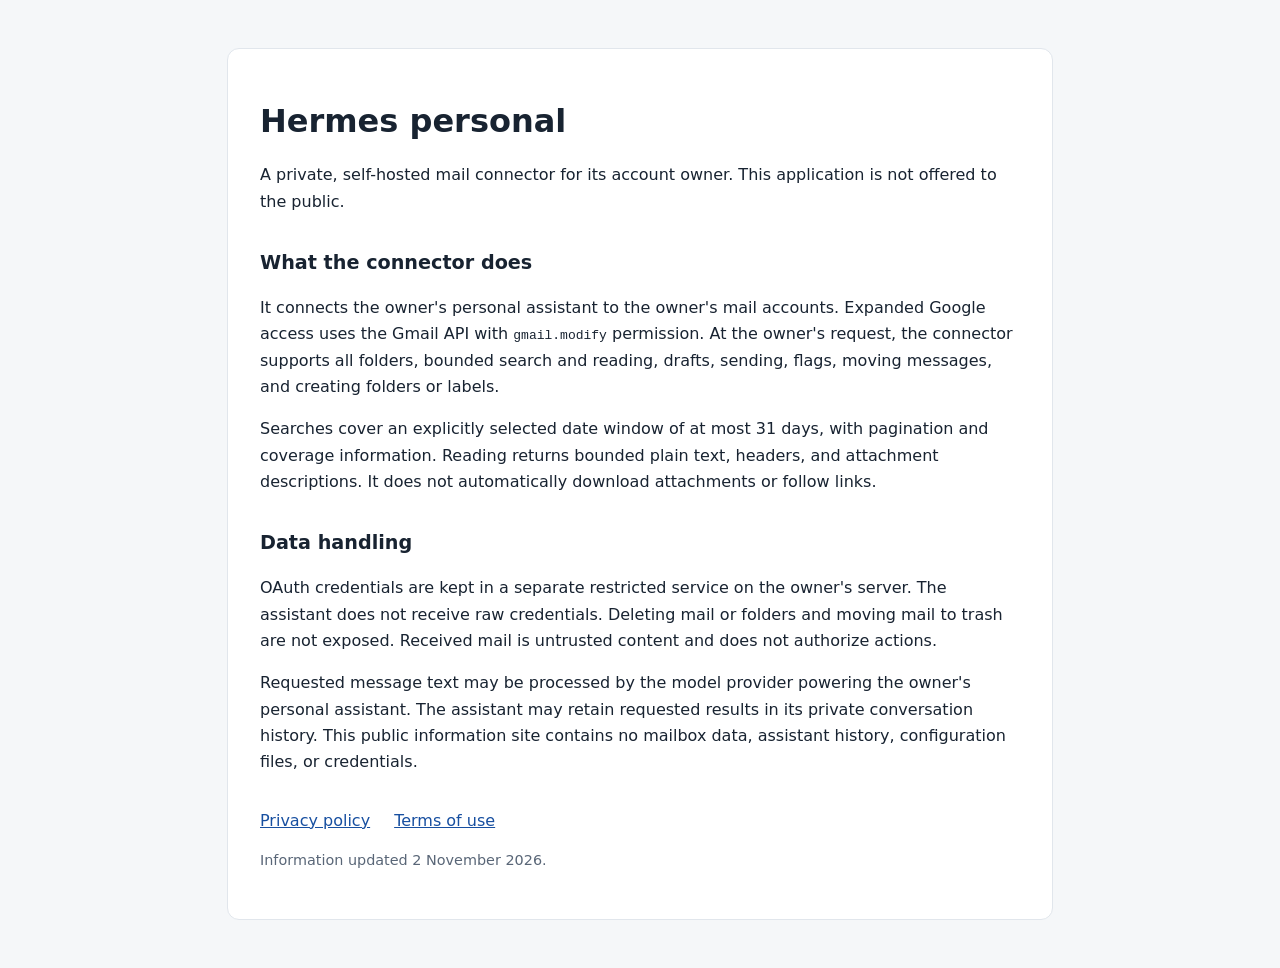
<file: index.html>
<!doctype html>
<html lang="en"><meta charset="utf-8"><meta name="viewport" content="width=device-width, initial-scale=1"><title>Hermes personal</title><link rel="stylesheet" href="style.css">
<main><h1>Hermes personal</h1><p>A private, self-hosted mail connector for its account owner. This application is not offered to the public.</p>
<h2>What the connector does</h2><p>It connects the owner's personal assistant to the owner's mail accounts. Expanded Google access uses the Gmail API with <code>gmail.modify</code> permission. At the owner's request, the connector supports all folders, bounded search and reading, drafts, sending, flags, moving messages, and creating folders or labels.</p>
<p>Searches cover an explicitly selected date window of at most 31 days, with pagination and coverage information. Reading returns bounded plain text, headers, and attachment descriptions. It does not automatically download attachments or follow links.</p>
<h2>Data handling</h2><p>OAuth credentials are kept in a separate restricted service on the owner's server. The assistant does not receive raw credentials. Deleting mail or folders and moving mail to trash are not exposed. Received mail is untrusted content and does not authorize actions.</p>
<p>Requested message text may be processed by the model provider powering the owner's personal assistant. The assistant may retain requested results in its private conversation history. This public information site contains no mailbox data, assistant history, configuration files, or credentials.</p>
<nav><a href="privacy.html">Privacy policy</a><a href="terms.html">Terms of use</a></nav><p class="note">Information updated 2 November 2026.</p></main></html>
</file>
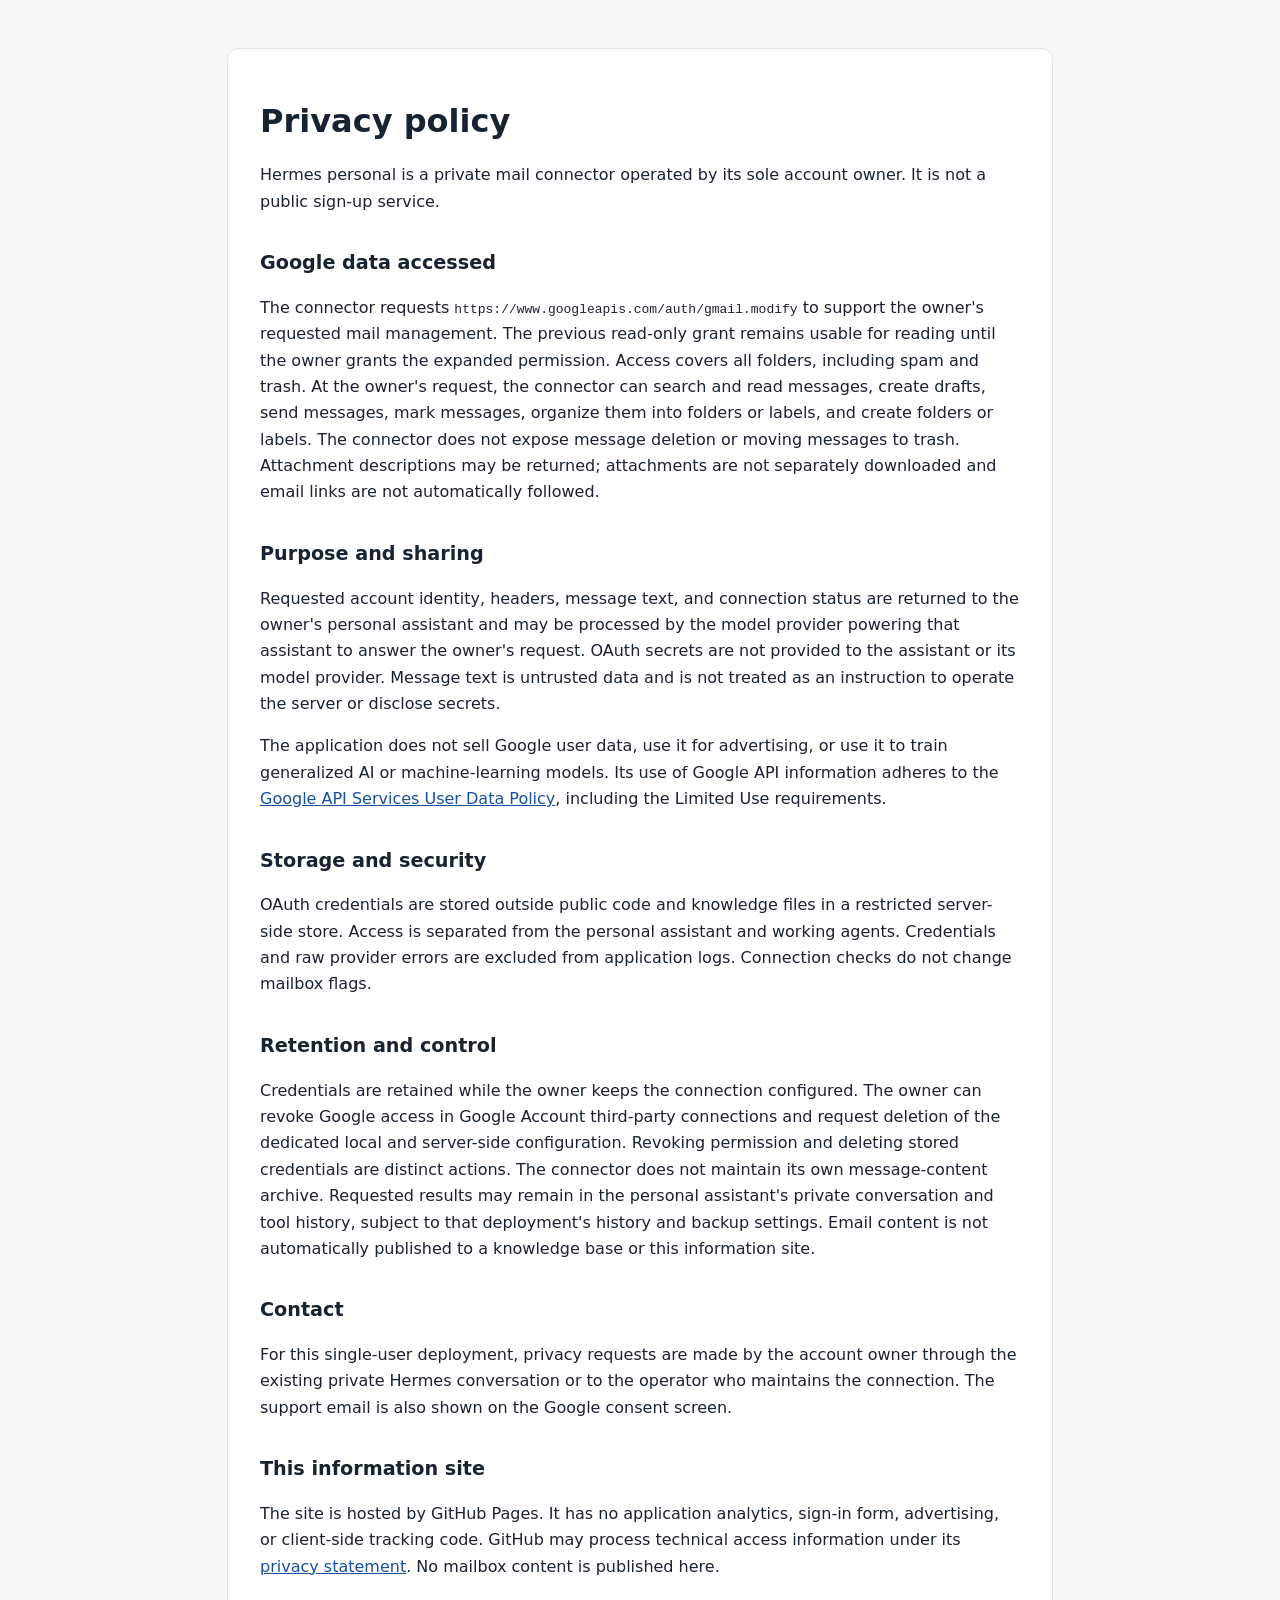
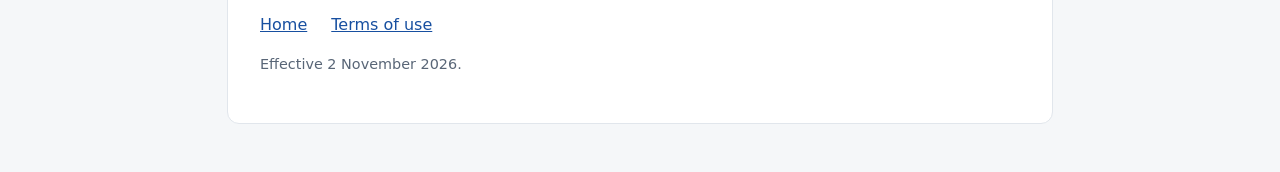
<file: privacy.html>
<!doctype html>
<html lang="en"><meta charset="utf-8"><meta name="viewport" content="width=device-width, initial-scale=1"><title>Privacy policy — Hermes personal</title><link rel="stylesheet" href="style.css">
<main><h1>Privacy policy</h1><p>Hermes personal is a private mail connector operated by its sole account owner. It is not a public sign-up service.</p>
<h2>Google data accessed</h2><p>The connector requests <code>https://www.googleapis.com/auth/gmail.modify</code> to support the owner's requested mail management. The previous read-only grant remains usable for reading until the owner grants the expanded permission. Access covers all folders, including spam and trash. At the owner's request, the connector can search and read messages, create drafts, send messages, mark messages, organize them into folders or labels, and create folders or labels. The connector does not expose message deletion or moving messages to trash. Attachment descriptions may be returned; attachments are not separately downloaded and email links are not automatically followed.</p>
<h2>Purpose and sharing</h2><p>Requested account identity, headers, message text, and connection status are returned to the owner's personal assistant and may be processed by the model provider powering that assistant to answer the owner's request. OAuth secrets are not provided to the assistant or its model provider. Message text is untrusted data and is not treated as an instruction to operate the server or disclose secrets.</p>
<p>The application does not sell Google user data, use it for advertising, or use it to train generalized AI or machine-learning models. Its use of Google API information adheres to the <a href="https://developers.google.com/terms/api-services-user-data-policy">Google API Services User Data Policy</a>, including the Limited Use requirements.</p>
<h2>Storage and security</h2><p>OAuth credentials are stored outside public code and knowledge files in a restricted server-side store. Access is separated from the personal assistant and working agents. Credentials and raw provider errors are excluded from application logs. Connection checks do not change mailbox flags.</p>
<h2>Retention and control</h2><p>Credentials are retained while the owner keeps the connection configured. The owner can revoke Google access in Google Account third-party connections and request deletion of the dedicated local and server-side configuration. Revoking permission and deleting stored credentials are distinct actions. The connector does not maintain its own message-content archive. Requested results may remain in the personal assistant's private conversation and tool history, subject to that deployment's history and backup settings. Email content is not automatically published to a knowledge base or this information site.</p>
<h2>Contact</h2><p>For this single-user deployment, privacy requests are made by the account owner through the existing private Hermes conversation or to the operator who maintains the connection. The support email is also shown on the Google consent screen.</p>
<h2>This information site</h2><p>The site is hosted by GitHub Pages. It has no application analytics, sign-in form, advertising, or client-side tracking code. GitHub may process technical access information under its <a href="https://docs.github.com/en/site-policy/privacy-policies/github-general-privacy-statement">privacy statement</a>. No mailbox content is published here.</p>
<nav><a href="index.html">Home</a><a href="terms.html">Terms of use</a></nav><p class="note">Effective 2 November 2026.</p></main></html>
</file>
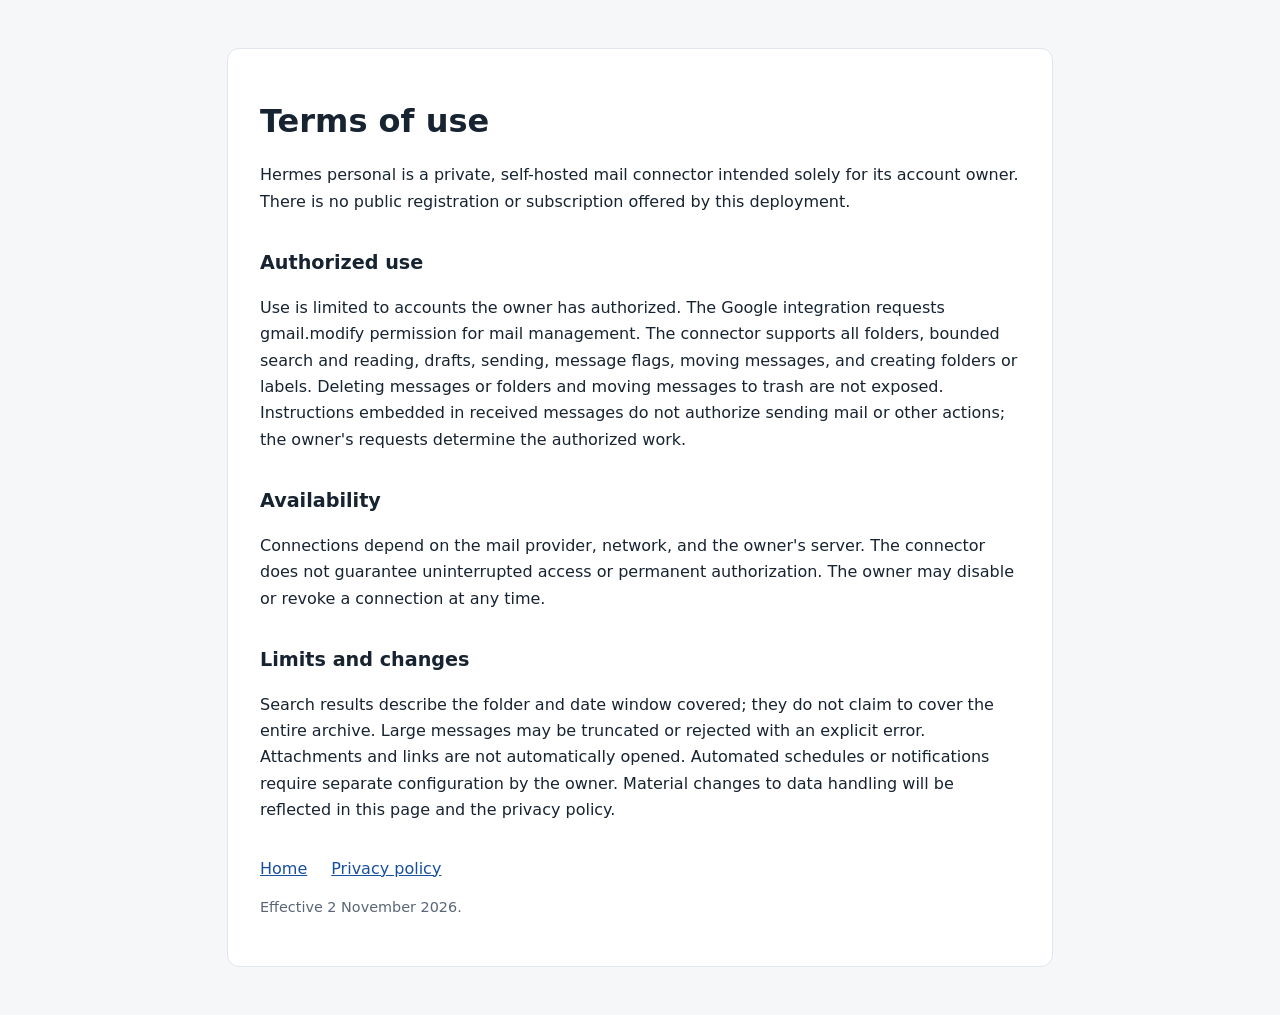
<file: terms.html>
<!doctype html>
<html lang="en"><meta charset="utf-8"><meta name="viewport" content="width=device-width, initial-scale=1"><title>Terms of use — Hermes personal</title><link rel="stylesheet" href="style.css">
<main><h1>Terms of use</h1><p>Hermes personal is a private, self-hosted mail connector intended solely for its account owner. There is no public registration or subscription offered by this deployment.</p>
<h2>Authorized use</h2><p>Use is limited to accounts the owner has authorized. The Google integration requests gmail.modify permission for mail management. The connector supports all folders, bounded search and reading, drafts, sending, message flags, moving messages, and creating folders or labels. Deleting messages or folders and moving messages to trash are not exposed. Instructions embedded in received messages do not authorize sending mail or other actions; the owner's requests determine the authorized work.</p>
<h2>Availability</h2><p>Connections depend on the mail provider, network, and the owner's server. The connector does not guarantee uninterrupted access or permanent authorization. The owner may disable or revoke a connection at any time.</p>
<h2>Limits and changes</h2><p>Search results describe the folder and date window covered; they do not claim to cover the entire archive. Large messages may be truncated or rejected with an explicit error. Attachments and links are not automatically opened. Automated schedules or notifications require separate configuration by the owner. Material changes to data handling will be reflected in this page and the privacy policy.</p>
<nav><a href="index.html">Home</a><a href="privacy.html">Privacy policy</a></nav><p class="note">Effective 2 November 2026.</p></main></html>
</file>
<file: style.css>
:root{font-family:system-ui,sans-serif;color:#182331;background:#f5f7f9;line-height:1.65}main{max-width:760px;margin:3rem auto;padding:2rem;background:white;border:1px solid #e1e6ec;border-radius:12px}h1{font-size:2rem;line-height:1.2}h2{font-size:1.2rem;margin-top:2rem}a{color:#174fa0}nav{display:flex;gap:1.5rem;margin-top:2rem}code{overflow-wrap:anywhere}.note{color:#596677;font-size:.9rem}@media(max-width:600px){main{margin:0;padding:1.25rem;border:0;border-radius:0}}
</file>
